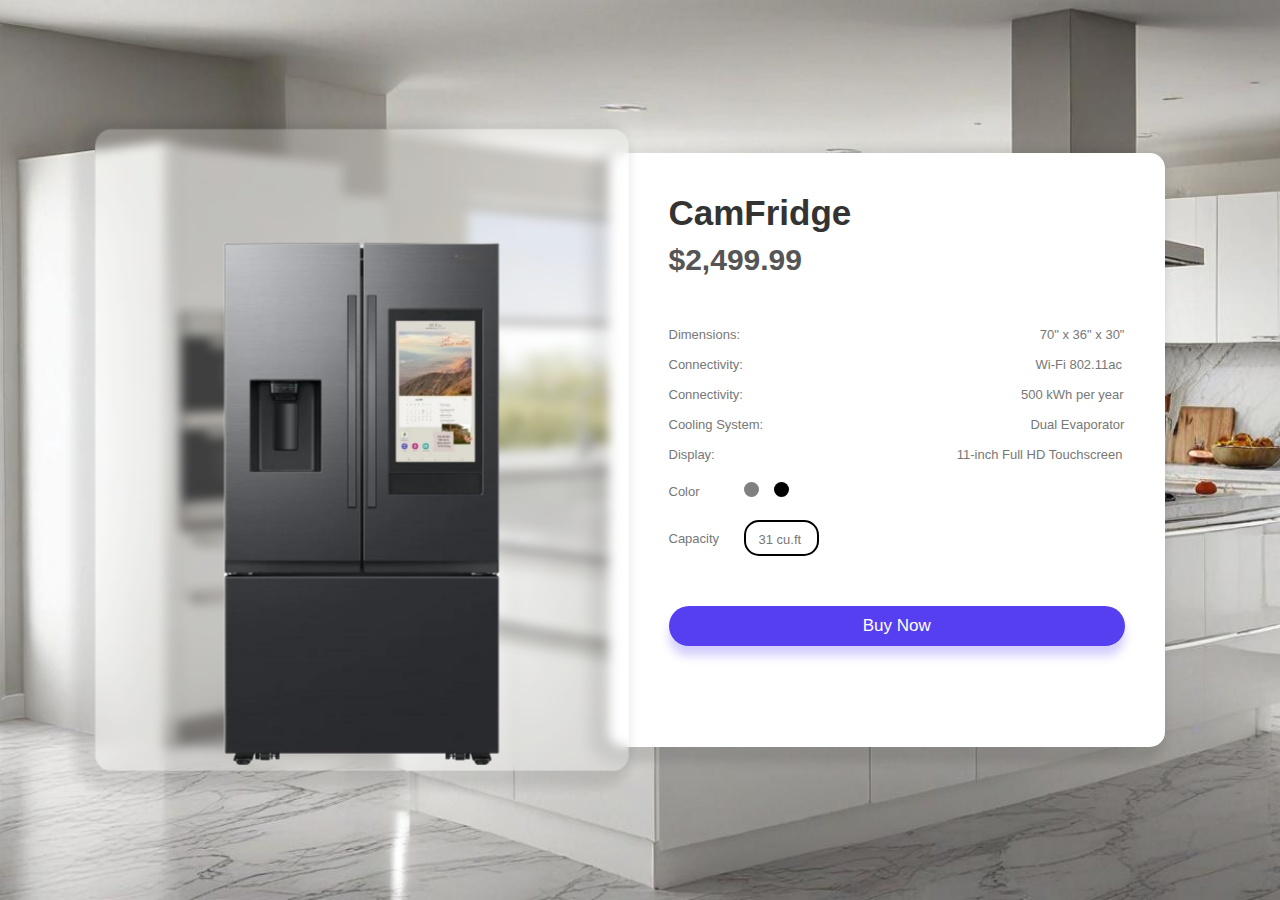
<file: product.html>
<!DOCTYPE html>
<html lang="en">
  <head>
    <meta charset="UTF-8" />
    <meta name="viewport" content="width=device-width, initial-scale=1.0" />
    <link rel="stylesheet" href="./Styles/product.css" />
    <title>CamFridge</title>
  </head>
  <body>
    <div class="container">
      <div class="product">
        <div class="gallery">
          <img src="images/fridge.png" />
        </div>
        <div class="details">
          <h1>CamFridge</h1>
          <h2>$2,499.99</h2>
          <p>
            <br /><br />
            <span>Dimensions:</span>
            &nbsp;&nbsp;&nbsp;&nbsp;&nbsp;&nbsp;&nbsp;&nbsp;&nbsp;&nbsp;&nbsp;&nbsp;&nbsp;&nbsp;&nbsp;&nbsp;&nbsp;&nbsp;&nbsp;&nbsp;&nbsp;&nbsp;&nbsp;&nbsp;&nbsp;&nbsp;&nbsp;&nbsp;&nbsp;&nbsp;&nbsp;&nbsp;&nbsp;&nbsp;&nbsp;&nbsp;&nbsp;&nbsp;&nbsp;&nbsp;&nbsp;&nbsp;&nbsp;&nbsp;&nbsp;&nbsp;&nbsp;&nbsp;&nbsp;&nbsp;&nbsp;&nbsp;&nbsp;&nbsp;&nbsp;&nbsp;&nbsp;&nbsp;&nbsp;&nbsp;&nbsp;&nbsp;&nbsp;&nbsp;&nbsp;&nbsp;&nbsp;&nbsp;&nbsp;&nbsp;&nbsp;&nbsp;&nbsp;&nbsp;&nbsp;&nbsp;&nbsp;&nbsp;&nbsp;&nbsp;&nbsp;
            <span>70" x 36" x 30"</span>
            <br /><br />
            <span>Connectivity:</span>
            &nbsp;&nbsp;&nbsp;&nbsp;&nbsp;&nbsp;&nbsp;&nbsp;&nbsp;&nbsp;&nbsp;&nbsp;&nbsp;&nbsp;&nbsp;&nbsp;&nbsp;&nbsp;&nbsp;&nbsp;&nbsp;&nbsp;&nbsp;&nbsp;&nbsp;&nbsp;&nbsp;&nbsp;&nbsp;&nbsp;&nbsp;&nbsp;&nbsp;&nbsp;&nbsp;&nbsp;&nbsp;&nbsp;&nbsp;&nbsp;&nbsp;&nbsp;&nbsp;&nbsp;&nbsp;&nbsp;&nbsp;&nbsp;&nbsp;&nbsp;&nbsp;&nbsp;&nbsp;&nbsp;&nbsp;&nbsp;&nbsp;&nbsp;&nbsp;&nbsp;&nbsp;&nbsp;&nbsp;&nbsp;&nbsp;&nbsp;&nbsp;&nbsp;&nbsp;&nbsp;&nbsp;&nbsp;&nbsp;&nbsp;&nbsp;&nbsp;&nbsp;&nbsp;&nbsp;
            <span>Wi-Fi 802.11ac</span> <br /><br />
            <span>Connectivity:</span>
            &nbsp;&nbsp;&nbsp;&nbsp;&nbsp;&nbsp;&nbsp;&nbsp;&nbsp;&nbsp;&nbsp;&nbsp;&nbsp;&nbsp;&nbsp;&nbsp;&nbsp;&nbsp;&nbsp;&nbsp;&nbsp;&nbsp;&nbsp;&nbsp;&nbsp;&nbsp;&nbsp;&nbsp;&nbsp;&nbsp;&nbsp;&nbsp;&nbsp;&nbsp;&nbsp;&nbsp;&nbsp;&nbsp;&nbsp;&nbsp;&nbsp;&nbsp;&nbsp;&nbsp;&nbsp;&nbsp;&nbsp;&nbsp;&nbsp;&nbsp;&nbsp;&nbsp;&nbsp;&nbsp;&nbsp;&nbsp;&nbsp;&nbsp;&nbsp;&nbsp;&nbsp;&nbsp;&nbsp;&nbsp;&nbsp;&nbsp;&nbsp;&nbsp;&nbsp;&nbsp;&nbsp;&nbsp;&nbsp;&nbsp;&nbsp;
            <span>500 kWh per year</span><br /><br />
            <span>Cooling System:</span>
            &nbsp;&nbsp;&nbsp;&nbsp;&nbsp;&nbsp;&nbsp;&nbsp;&nbsp;&nbsp;&nbsp;&nbsp;&nbsp;&nbsp;&nbsp;&nbsp;&nbsp;&nbsp;&nbsp;&nbsp;&nbsp;&nbsp;&nbsp;&nbsp;&nbsp;&nbsp;&nbsp;&nbsp;&nbsp;&nbsp;&nbsp;&nbsp;&nbsp;&nbsp;&nbsp;&nbsp;&nbsp;&nbsp;&nbsp;&nbsp;&nbsp;&nbsp;&nbsp;&nbsp;&nbsp;&nbsp;&nbsp;&nbsp;&nbsp;&nbsp;&nbsp;&nbsp;&nbsp;&nbsp;&nbsp;&nbsp;&nbsp;&nbsp;&nbsp;&nbsp;&nbsp;&nbsp;&nbsp;&nbsp;&nbsp;&nbsp;&nbsp;&nbsp;&nbsp;&nbsp;&nbsp;&nbsp;
            <span>Dual Evaporator</span><br /><br />
            <span>Display:</span>
            &nbsp;&nbsp;&nbsp;&nbsp;&nbsp;&nbsp;&nbsp;&nbsp;&nbsp;&nbsp;&nbsp;&nbsp;&nbsp;&nbsp;&nbsp;&nbsp;&nbsp;&nbsp;&nbsp;&nbsp;&nbsp;&nbsp;&nbsp;&nbsp;&nbsp;&nbsp;&nbsp;&nbsp;&nbsp;&nbsp;&nbsp;&nbsp;&nbsp;&nbsp;&nbsp;&nbsp;&nbsp;&nbsp;&nbsp;&nbsp;&nbsp;&nbsp;&nbsp;&nbsp;&nbsp;&nbsp;&nbsp;&nbsp;&nbsp;&nbsp;&nbsp;&nbsp;&nbsp;&nbsp;&nbsp;&nbsp;&nbsp;&nbsp;&nbsp;&nbsp;&nbsp;&nbsp;&nbsp;&nbsp;&nbsp;
            <span>11-inch Full HD Touchscreen</span>
          </p>
          <form>
            <div class="color-select">
              <p>Color</p>
              <label for="silver">
                <input type="radio" name="color" id="silver" />
                <span class="color-1"></span>
              </label>
              <label for="black">
                <input type="radio" name="color" id="black" />
                <span class="color-2"></span>
              </label>
            </div>
            <div class="capacity-select">
              <p>Capacity</p>
              <label for="thirtyone">
                <input type="radio" name="capacity" id="thirtyone" />
                <span class="size-1">31 cu.ft</span>
              </label>
            </div>
            <button>Buy Now</button>
          </form>
        </div>
      </div>
    </div>
  </body>
</html>
</file>
<file: Styles/product.css>
* {
  margin: 0;
  padding: 0;
  font-family: "Poppins", sans-serif;
  box-sizing: border-box;
}

.container {
  width: 100%;
  min-height: 100vh;
  /* background: #3c444c; */
  background: url(../images/banner4.png);
  background-repeat: no-repeat;
  background-size: cover;
  display: flex;
  align-items: center;
  justify-content: center;
}

.product {
  width: 90%;
  max-width: 1050px;
  display: flex;
}

.gallery {
  flex-basis: 47%;
  background: rgba(255, 255, 255, 0.2);
  backdrop-filter: blur(5px);
  transform: scale(1.08);
  box-shadow: -10px 5px 10px 10px rgba(0, 0, 0, 0.1);
  border-radius: 15px;
}

.gallery img {
  width: 100%;
  display: block;
  padding-top: 100px;
}

.details {
  flex-basis: 53%;
  background: #fff;
  padding: 40px;
  padding-left: 60px;
  box-shadow: -10px 5px 10px 10px rgba(0, 0, 0, 0.1);
  font-size: 13px;
  font-weight: 500;
  color: #777;
  border-radius: 15px;
}

.details h1 {
  color: #333;
  font-size: 35px;
  margin-bottom: 10px;
}

.details h2 {
  color: #555;
  font-size: 30px;
  font-weight: 600;
  margin-bottom: 20px;
}

.color-select {
  display: flex;
  align-items: center;
  margin-top: 20px;
}

.color-select p {
  width: 75px;
}

.color-select span {
  display: inline-block;
  width: 15px;
  height: 15px;
  border-radius: 50%;
  margin-right: 15px;
  cursor: pointer;
}

.color-1 {
  background: gray;
}

.color-2 {
  background: black;
}

.color-select input {
  display: none;
}

.color-select input:checked + span {
  transform: scale(0.7);
  box-shadow: 0 0 0 4px #fff, 0 0 0 6px #000;
}

.capacity-select {
  display: flex;
  align-items: center;
  margin-top: 20px;
}

.capacity-select p {
  width: 75px;
}

.capacity-select span {
  display: inline-block;
  width: 75px;
  height: 15px;
  margin-right: 15px;
  cursor: pointer;
  border: 2px solid black;
  padding: 10px 5px 22px 13px;
  border-radius: 15px;
}

.capacity-select input {
  display: none;
}

.capacity-select input:checked + span {
  transform: scale(0.99);
  box-shadow: 0 0 0 4px #fff, 0 0 0 6px #000;
  border: none;
}

form button {
  background: #553ff0;
  color: #fff;
  font-size: 17px;
  width: 100%;
  padding: 10px;
  border-radius: 30px;
  border: 0;
  outline: 0;
  margin-top: 50px;
  box-shadow: 0 10px 10px rgba(85, 63, 240, 0.25);
  cursor: pointer;
}
</file>
